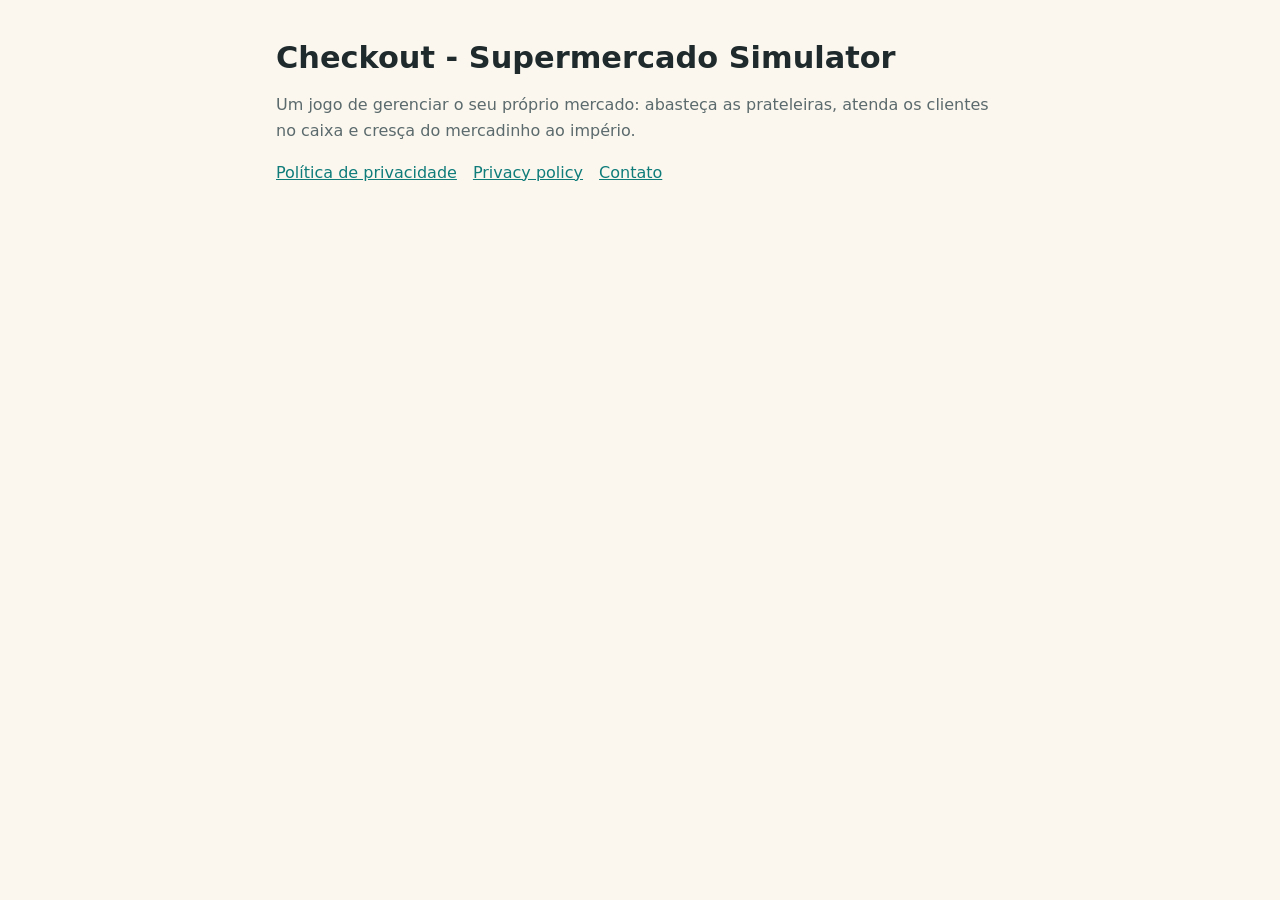
<file: index.html>
<!doctype html><html lang="pt-BR"><head><meta charset="utf-8"><meta name="viewport" content="width=device-width,initial-scale=1">
<title>Checkout - Supermercado Simulator</title><link rel="stylesheet" href="style.css"></head><body><main>
<h1>Checkout - Supermercado Simulator</h1>
<p class="muted">Um jogo de gerenciar o seu próprio mercado: abasteça as prateleiras, atenda os clientes no caixa e cresça do mercadinho ao império.</p>
<nav><a href="privacy.html">Política de privacidade</a><a href="privacy.html#en">Privacy policy</a><a href="mailto:lucaslfurini@gmail.com">Contato</a></nav>
</main></body></html>
</file>
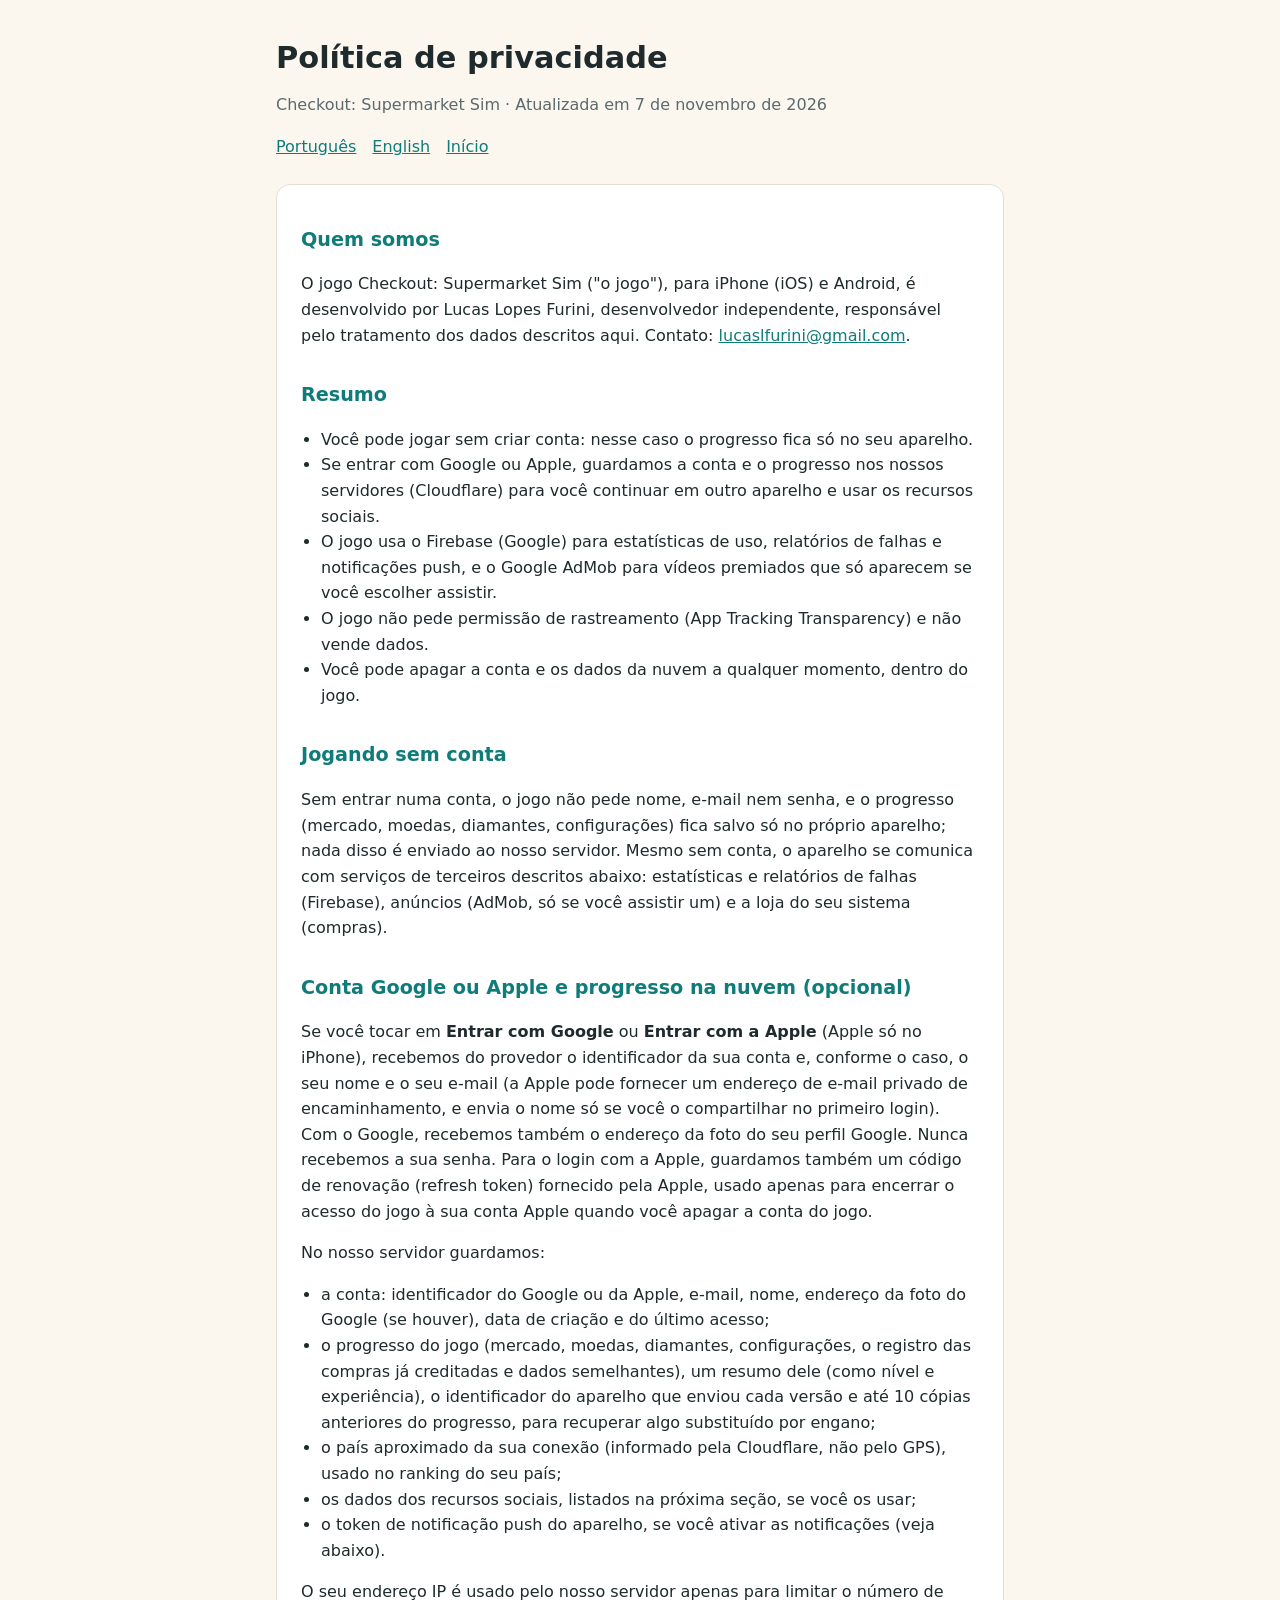
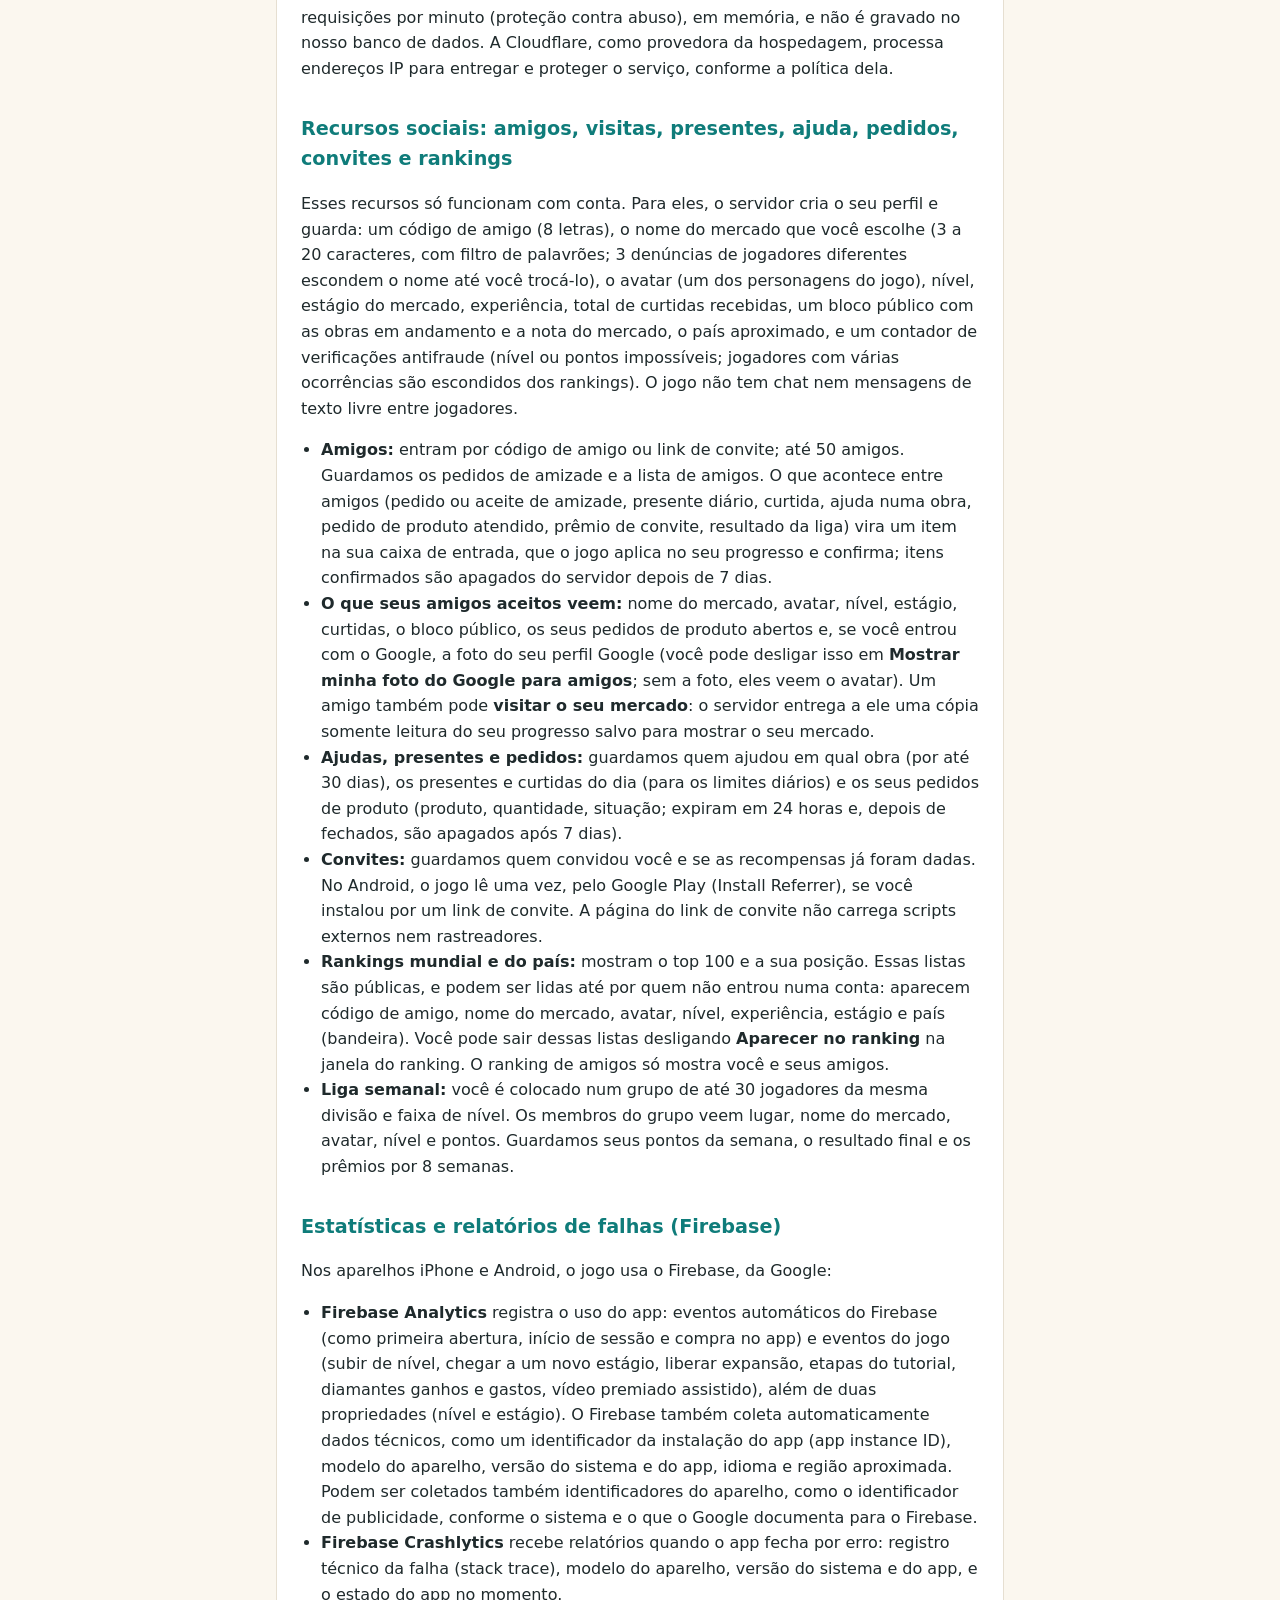
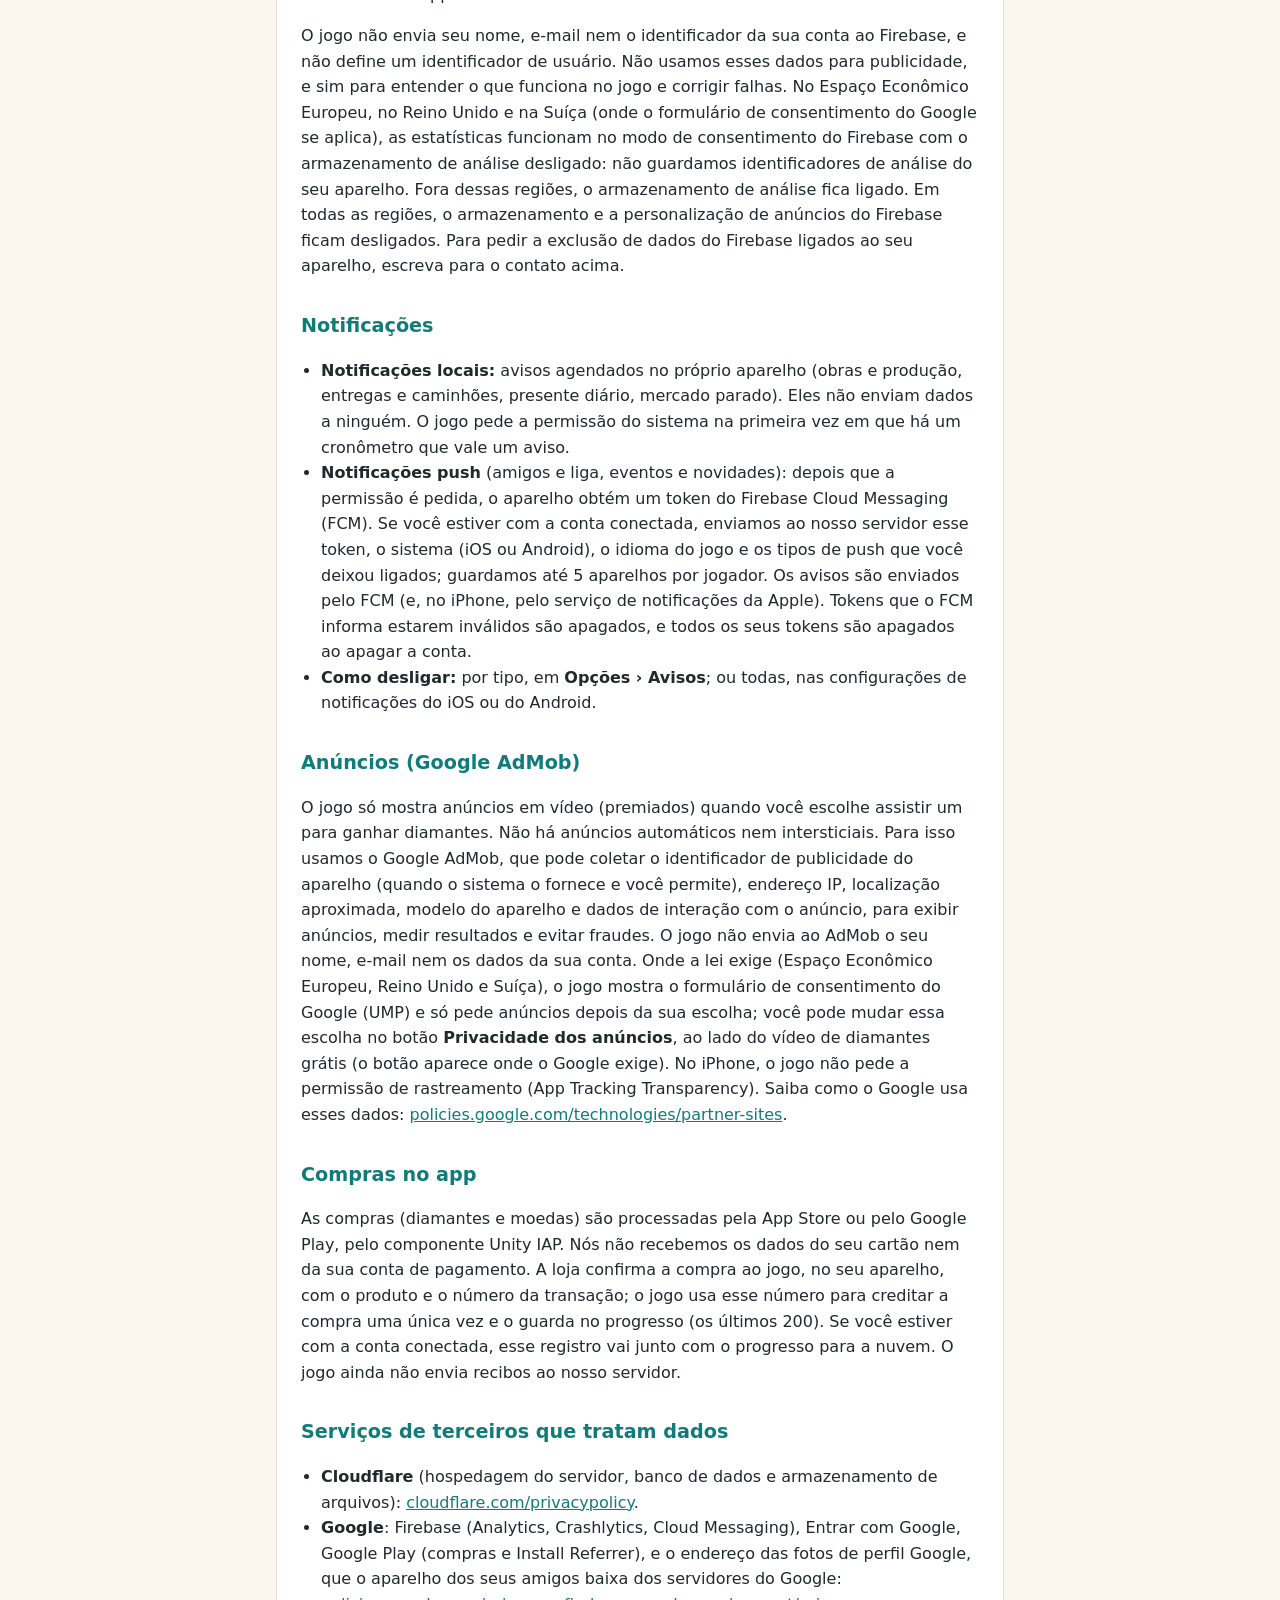
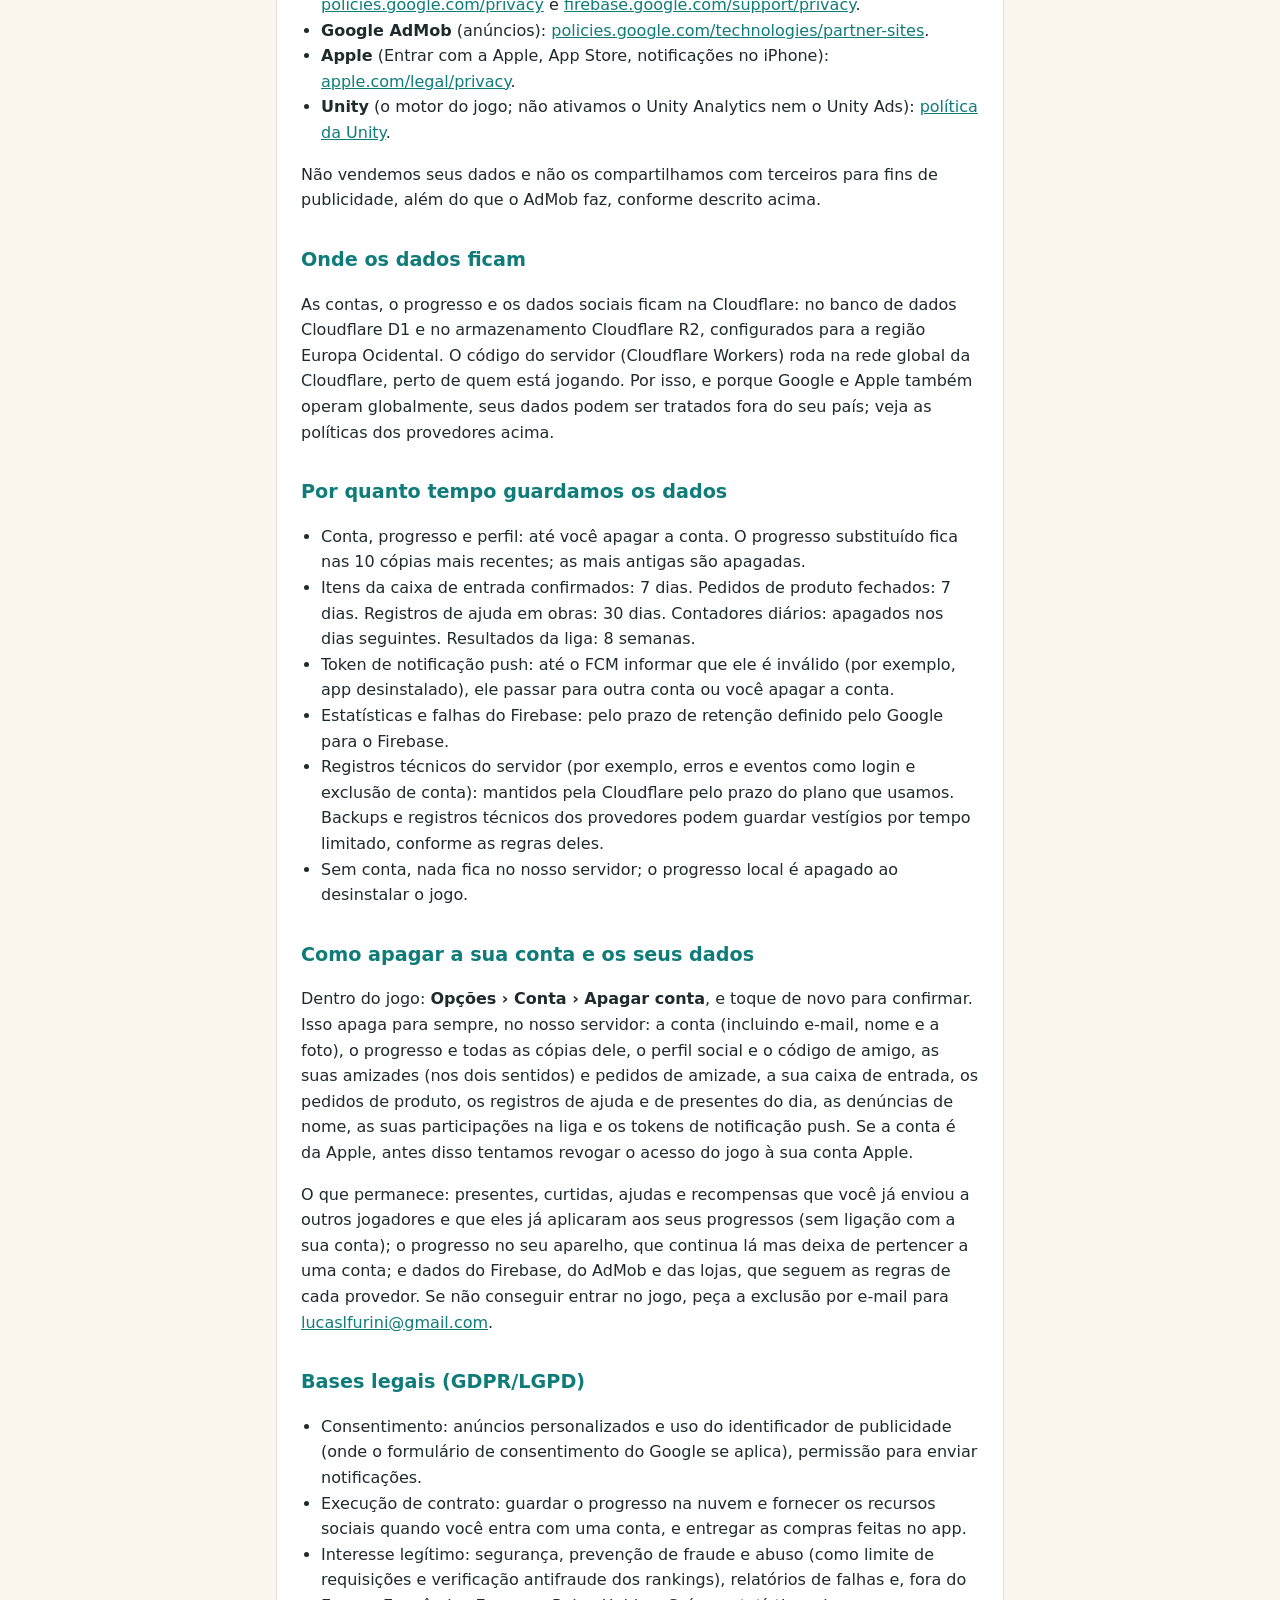
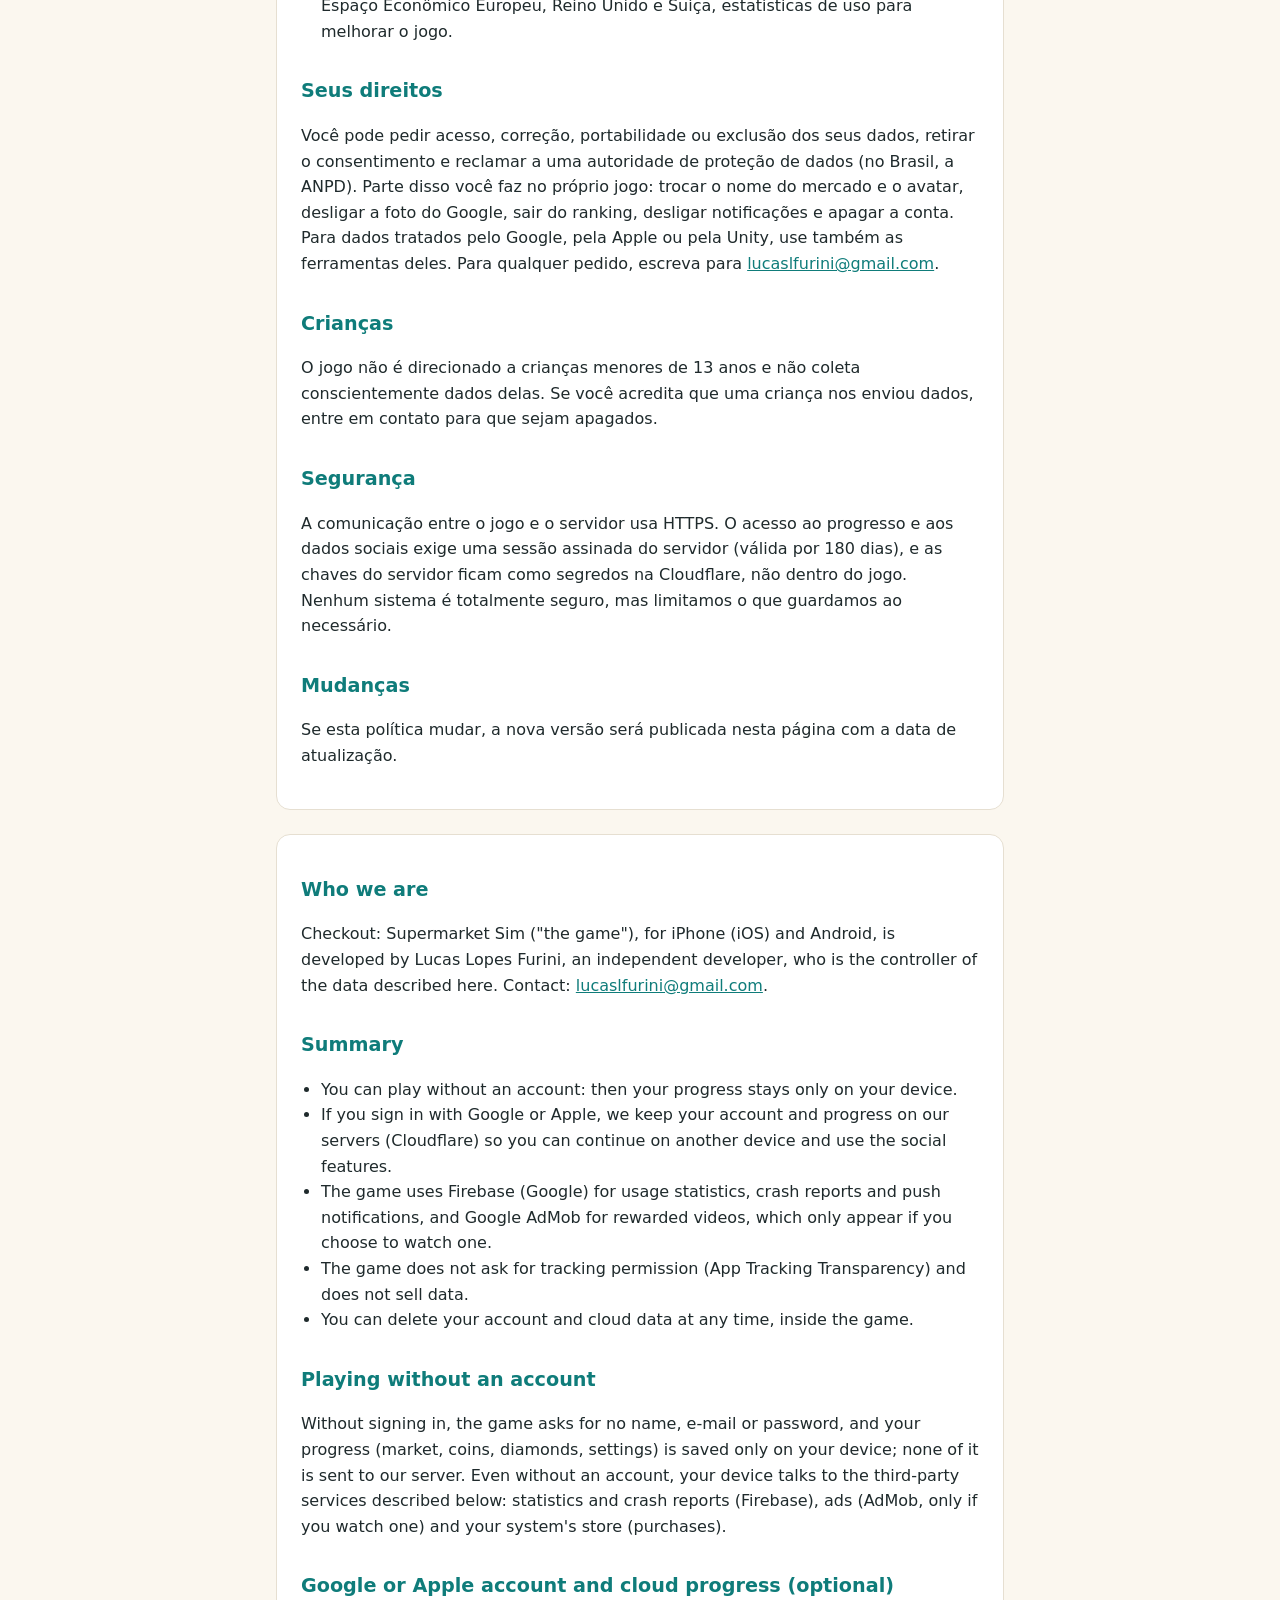
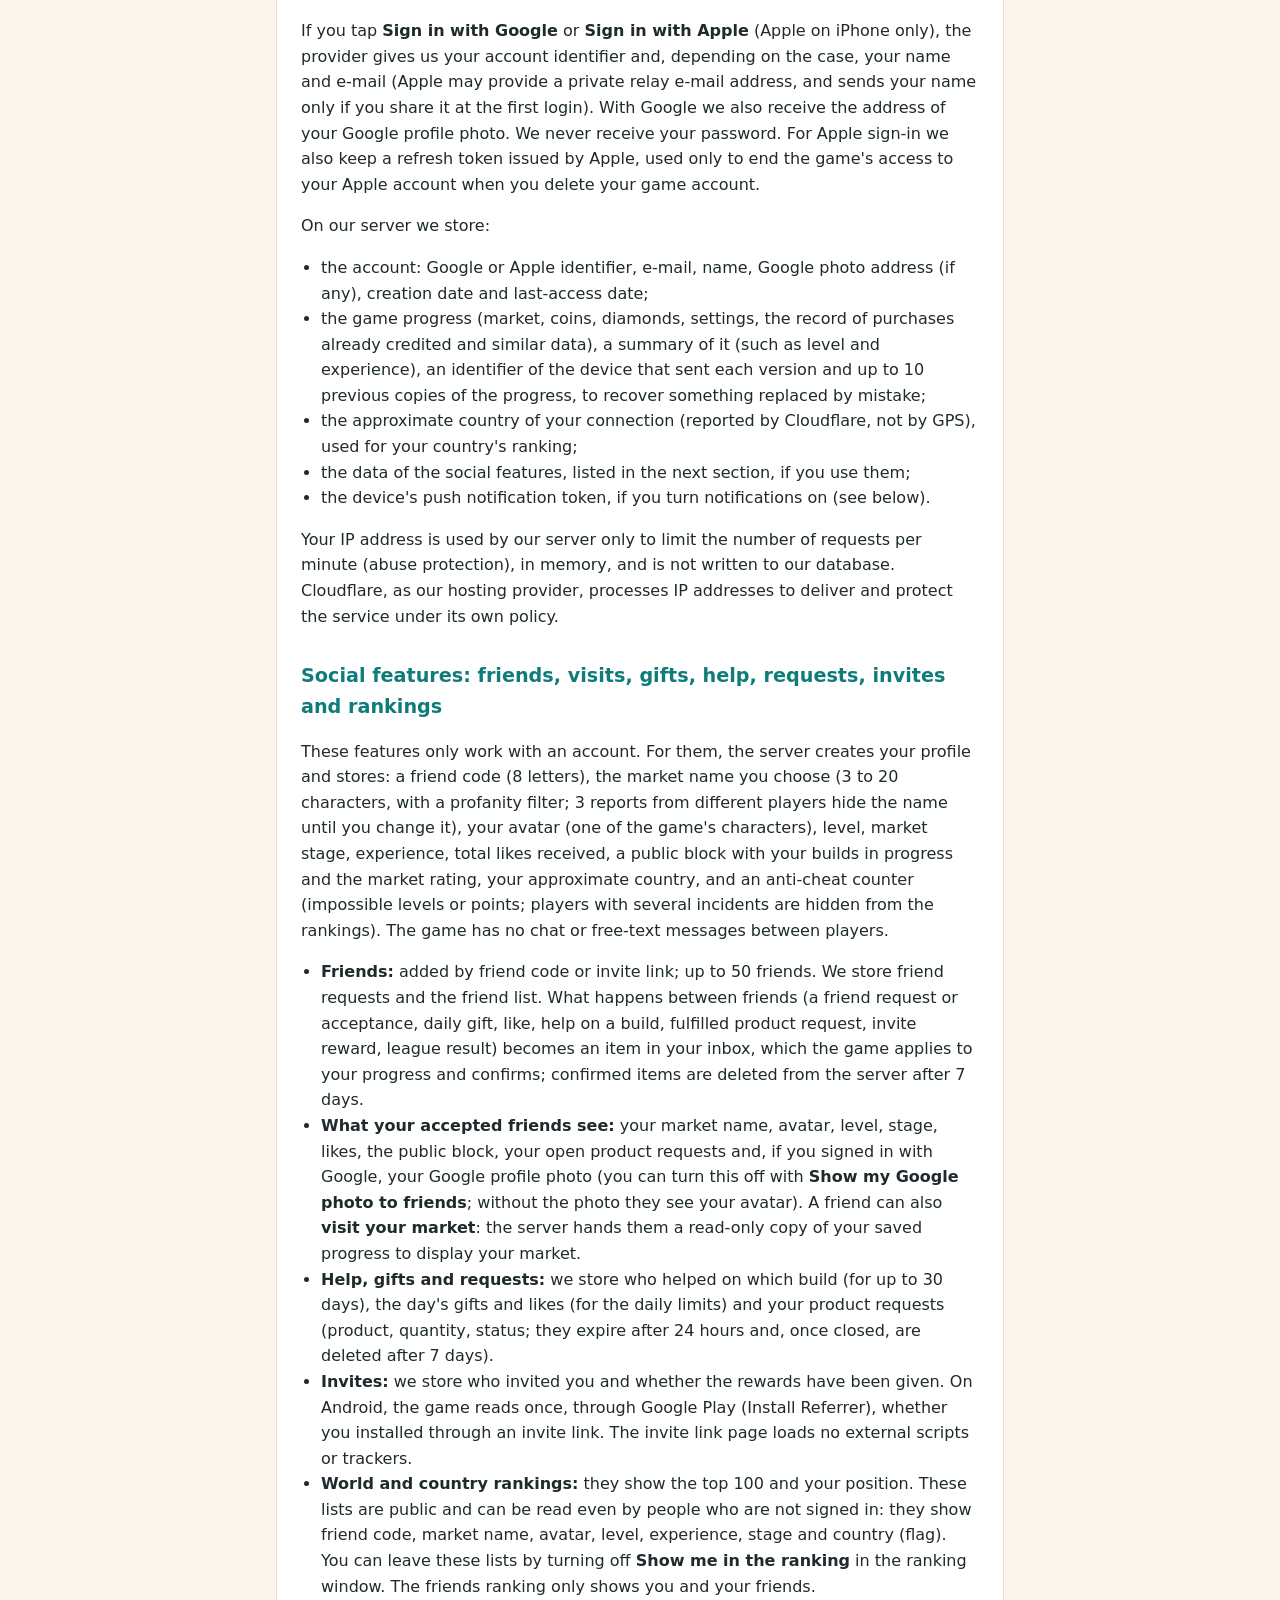
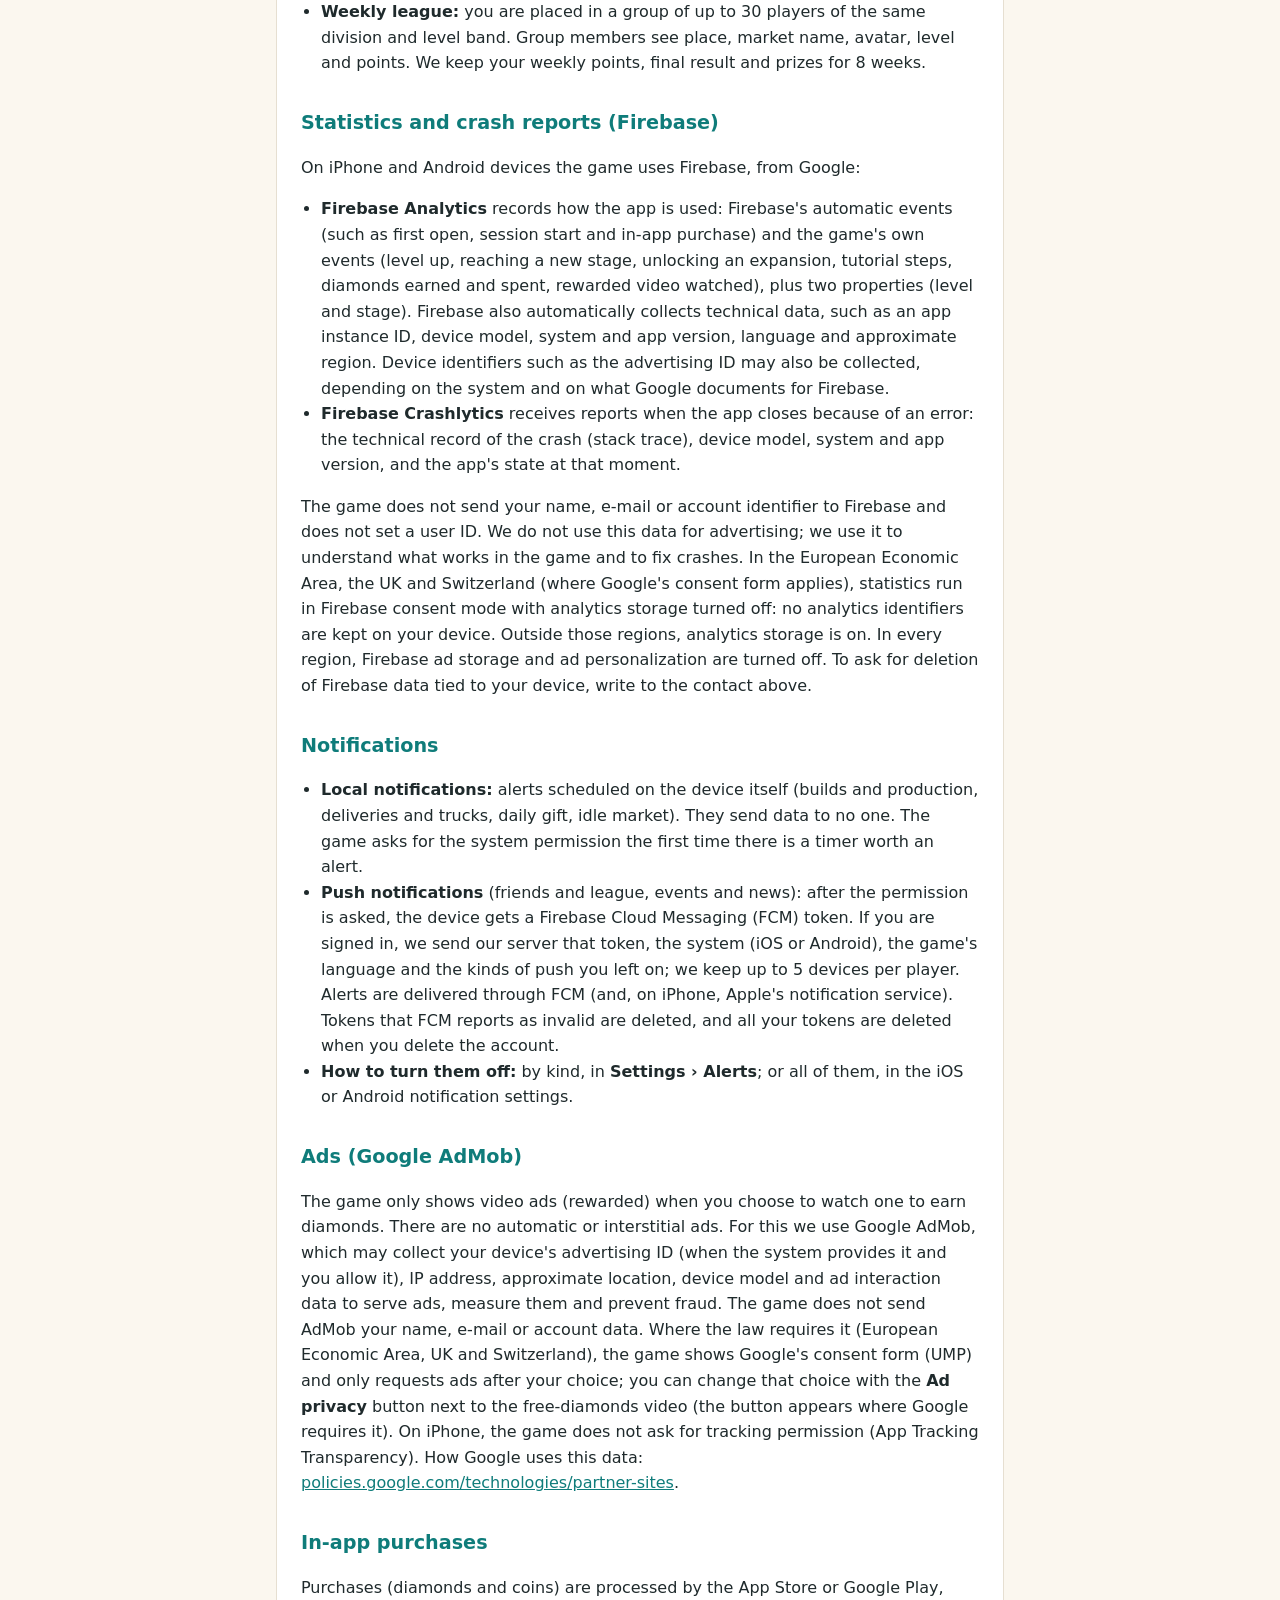
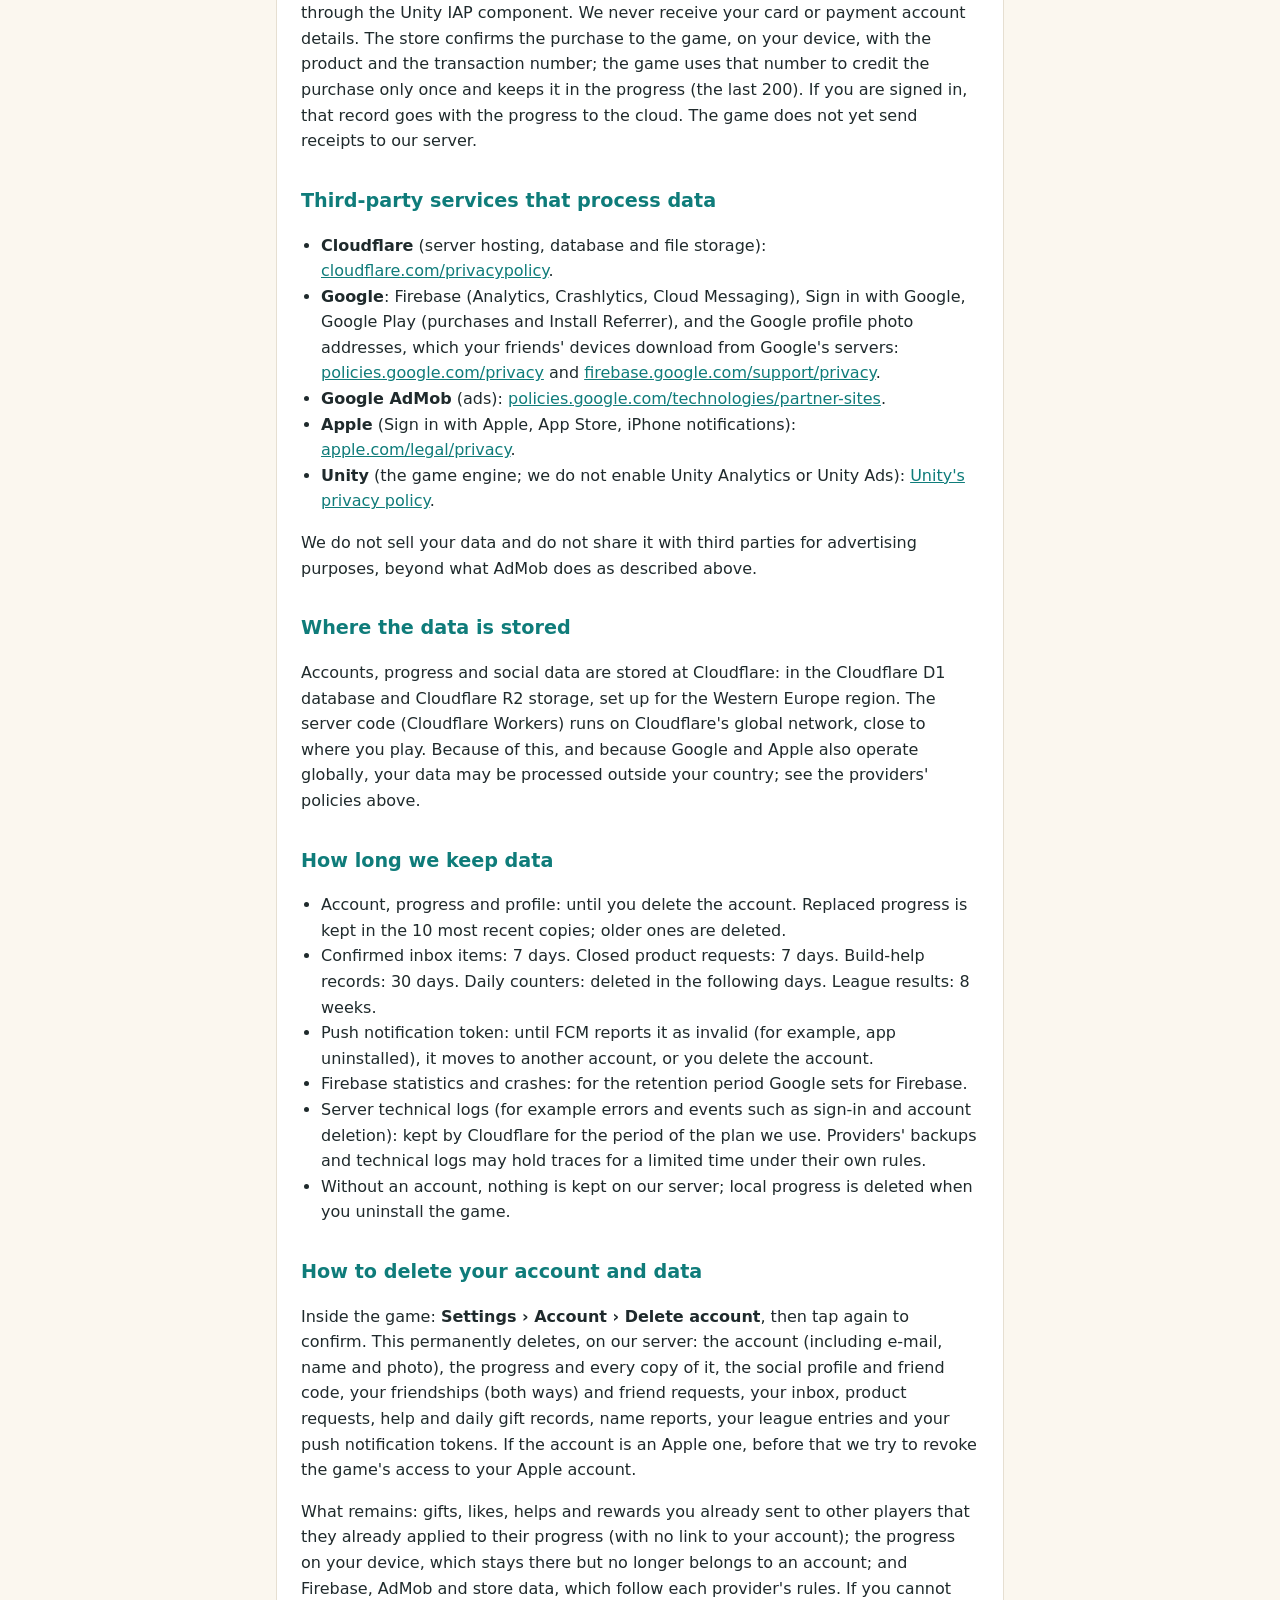
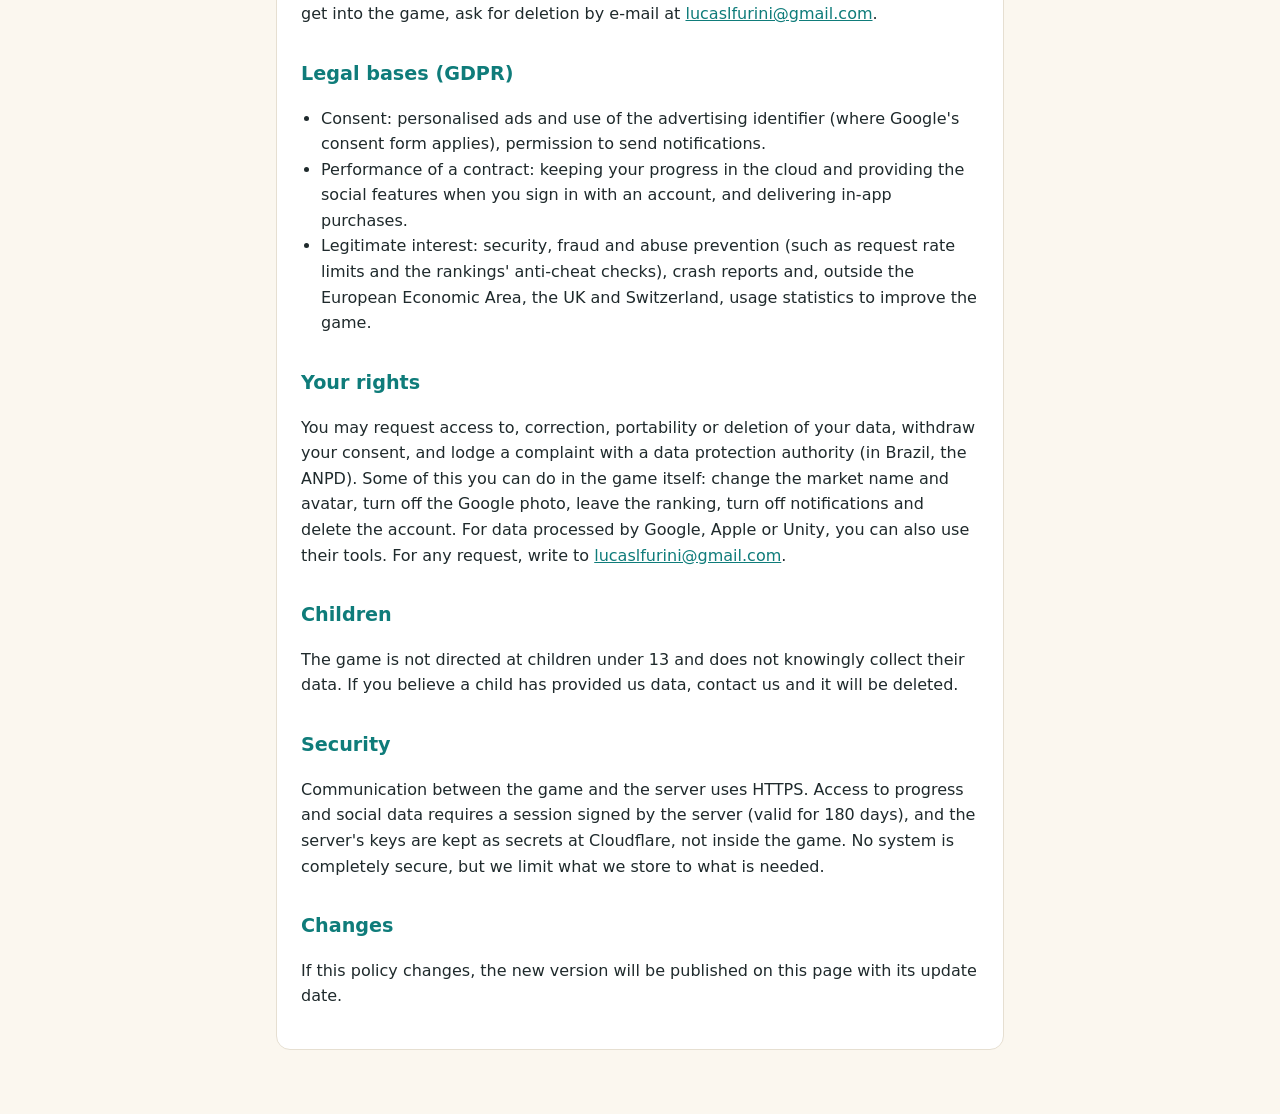
<file: privacy.html>
<!doctype html><html lang="pt-BR"><head><meta charset="utf-8"><meta name="viewport" content="width=device-width,initial-scale=1">
<title>Política de privacidade</title><link rel="stylesheet" href="style.css"></head><body><main>
<h1>Política de privacidade</h1>
<p class="muted">Checkout: Supermarket Sim · Atualizada em 7 de novembro de 2026</p>
<nav><a href="#pt">Português</a><a href="#en">English</a><a href="index.html">Início</a></nav>

<section class="lang" id="pt">
<h2>Quem somos</h2>
<p>O jogo Checkout: Supermarket Sim ("o jogo"), para iPhone (iOS) e Android, é desenvolvido por Lucas Lopes Furini, desenvolvedor independente, responsável pelo tratamento dos dados descritos aqui. Contato: <a href="mailto:lucaslfurini@gmail.com">lucaslfurini@gmail.com</a>.</p>

<h2>Resumo</h2>
<ul>
<li>Você pode jogar sem criar conta: nesse caso o progresso fica só no seu aparelho.</li>
<li>Se entrar com Google ou Apple, guardamos a conta e o progresso nos nossos servidores (Cloudflare) para você continuar em outro aparelho e usar os recursos sociais.</li>
<li>O jogo usa o Firebase (Google) para estatísticas de uso, relatórios de falhas e notificações push, e o Google AdMob para vídeos premiados que só aparecem se você escolher assistir.</li>
<li>O jogo não pede permissão de rastreamento (App Tracking Transparency) e não vende dados.</li>
<li>Você pode apagar a conta e os dados da nuvem a qualquer momento, dentro do jogo.</li>
</ul>

<h2>Jogando sem conta</h2>
<p>Sem entrar numa conta, o jogo não pede nome, e-mail nem senha, e o progresso (mercado, moedas, diamantes, configurações) fica salvo só no próprio aparelho; nada disso é enviado ao nosso servidor. Mesmo sem conta, o aparelho se comunica com serviços de terceiros descritos abaixo: estatísticas e relatórios de falhas (Firebase), anúncios (AdMob, só se você assistir um) e a loja do seu sistema (compras).</p>

<h2>Conta Google ou Apple e progresso na nuvem (opcional)</h2>
<p>Se você tocar em <strong>Entrar com Google</strong> ou <strong>Entrar com a Apple</strong> (Apple só no iPhone), recebemos do provedor o identificador da sua conta e, conforme o caso, o seu nome e o seu e-mail (a Apple pode fornecer um endereço de e-mail privado de encaminhamento, e envia o nome só se você o compartilhar no primeiro login). Com o Google, recebemos também o endereço da foto do seu perfil Google. Nunca recebemos a sua senha. Para o login com a Apple, guardamos também um código de renovação (refresh token) fornecido pela Apple, usado apenas para encerrar o acesso do jogo à sua conta Apple quando você apagar a conta do jogo.</p>
<p>No nosso servidor guardamos:</p>
<ul>
<li>a conta: identificador do Google ou da Apple, e-mail, nome, endereço da foto do Google (se houver), data de criação e do último acesso;</li>
<li>o progresso do jogo (mercado, moedas, diamantes, configurações, o registro das compras já creditadas e dados semelhantes), um resumo dele (como nível e experiência), o identificador do aparelho que enviou cada versão e até 10 cópias anteriores do progresso, para recuperar algo substituído por engano;</li>
<li>o país aproximado da sua conexão (informado pela Cloudflare, não pelo GPS), usado no ranking do seu país;</li>
<li>os dados dos recursos sociais, listados na próxima seção, se você os usar;</li>
<li>o token de notificação push do aparelho, se você ativar as notificações (veja abaixo).</li>
</ul>
<p>O seu endereço IP é usado pelo nosso servidor apenas para limitar o número de requisições por minuto (proteção contra abuso), em memória, e não é gravado no nosso banco de dados. A Cloudflare, como provedora da hospedagem, processa endereços IP para entregar e proteger o serviço, conforme a política dela.</p>

<h2>Recursos sociais: amigos, visitas, presentes, ajuda, pedidos, convites e rankings</h2>
<p>Esses recursos só funcionam com conta. Para eles, o servidor cria o seu perfil e guarda: um código de amigo (8 letras), o nome do mercado que você escolhe (3 a 20 caracteres, com filtro de palavrões; 3 denúncias de jogadores diferentes escondem o nome até você trocá-lo), o avatar (um dos personagens do jogo), nível, estágio do mercado, experiência, total de curtidas recebidas, um bloco público com as obras em andamento e a nota do mercado, o país aproximado, e um contador de verificações antifraude (nível ou pontos impossíveis; jogadores com várias ocorrências são escondidos dos rankings). O jogo não tem chat nem mensagens de texto livre entre jogadores.</p>
<ul>
<li><strong>Amigos:</strong> entram por código de amigo ou link de convite; até 50 amigos. Guardamos os pedidos de amizade e a lista de amigos. O que acontece entre amigos (pedido ou aceite de amizade, presente diário, curtida, ajuda numa obra, pedido de produto atendido, prêmio de convite, resultado da liga) vira um item na sua caixa de entrada, que o jogo aplica no seu progresso e confirma; itens confirmados são apagados do servidor depois de 7 dias.</li>
<li><strong>O que seus amigos aceitos veem:</strong> nome do mercado, avatar, nível, estágio, curtidas, o bloco público, os seus pedidos de produto abertos e, se você entrou com o Google, a foto do seu perfil Google (você pode desligar isso em <strong>Mostrar minha foto do Google para amigos</strong>; sem a foto, eles veem o avatar). Um amigo também pode <strong>visitar o seu mercado</strong>: o servidor entrega a ele uma cópia somente leitura do seu progresso salvo para mostrar o seu mercado.</li>
<li><strong>Ajudas, presentes e pedidos:</strong> guardamos quem ajudou em qual obra (por até 30 dias), os presentes e curtidas do dia (para os limites diários) e os seus pedidos de produto (produto, quantidade, situação; expiram em 24 horas e, depois de fechados, são apagados após 7 dias).</li>
<li><strong>Convites:</strong> guardamos quem convidou você e se as recompensas já foram dadas. No Android, o jogo lê uma vez, pelo Google Play (Install Referrer), se você instalou por um link de convite. A página do link de convite não carrega scripts externos nem rastreadores.</li>
<li><strong>Rankings mundial e do país:</strong> mostram o top 100 e a sua posição. Essas listas são públicas, e podem ser lidas até por quem não entrou numa conta: aparecem código de amigo, nome do mercado, avatar, nível, experiência, estágio e país (bandeira). Você pode sair dessas listas desligando <strong>Aparecer no ranking</strong> na janela do ranking. O ranking de amigos só mostra você e seus amigos.</li>
<li><strong>Liga semanal:</strong> você é colocado num grupo de até 30 jogadores da mesma divisão e faixa de nível. Os membros do grupo veem lugar, nome do mercado, avatar, nível e pontos. Guardamos seus pontos da semana, o resultado final e os prêmios por 8 semanas.</li>
</ul>

<h2>Estatísticas e relatórios de falhas (Firebase)</h2>
<p>Nos aparelhos iPhone e Android, o jogo usa o Firebase, da Google:</p>
<ul>
<li><strong>Firebase Analytics</strong> registra o uso do app: eventos automáticos do Firebase (como primeira abertura, início de sessão e compra no app) e eventos do jogo (subir de nível, chegar a um novo estágio, liberar expansão, etapas do tutorial, diamantes ganhos e gastos, vídeo premiado assistido), além de duas propriedades (nível e estágio). O Firebase também coleta automaticamente dados técnicos, como um identificador da instalação do app (app instance ID), modelo do aparelho, versão do sistema e do app, idioma e região aproximada. Podem ser coletados também identificadores do aparelho, como o identificador de publicidade, conforme o sistema e o que o Google documenta para o Firebase.</li>
<li><strong>Firebase Crashlytics</strong> recebe relatórios quando o app fecha por erro: registro técnico da falha (stack trace), modelo do aparelho, versão do sistema e do app, e o estado do app no momento.</li>
</ul>
<p>O jogo não envia seu nome, e-mail nem o identificador da sua conta ao Firebase, e não define um identificador de usuário. Não usamos esses dados para publicidade, e sim para entender o que funciona no jogo e corrigir falhas. No Espaço Econômico Europeu, no Reino Unido e na Suíça (onde o formulário de consentimento do Google se aplica), as estatísticas funcionam no modo de consentimento do Firebase com o armazenamento de análise desligado: não guardamos identificadores de análise do seu aparelho. Fora dessas regiões, o armazenamento de análise fica ligado. Em todas as regiões, o armazenamento e a personalização de anúncios do Firebase ficam desligados. Para pedir a exclusão de dados do Firebase ligados ao seu aparelho, escreva para o contato acima.</p>

<h2>Notificações</h2>
<ul>
<li><strong>Notificações locais:</strong> avisos agendados no próprio aparelho (obras e produção, entregas e caminhões, presente diário, mercado parado). Eles não enviam dados a ninguém. O jogo pede a permissão do sistema na primeira vez em que há um cronômetro que vale um aviso.</li>
<li><strong>Notificações push</strong> (amigos e liga, eventos e novidades): depois que a permissão é pedida, o aparelho obtém um token do Firebase Cloud Messaging (FCM). Se você estiver com a conta conectada, enviamos ao nosso servidor esse token, o sistema (iOS ou Android), o idioma do jogo e os tipos de push que você deixou ligados; guardamos até 5 aparelhos por jogador. Os avisos são enviados pelo FCM (e, no iPhone, pelo serviço de notificações da Apple). Tokens que o FCM informa estarem inválidos são apagados, e todos os seus tokens são apagados ao apagar a conta.</li>
<li><strong>Como desligar:</strong> por tipo, em <strong>Opções › Avisos</strong>; ou todas, nas configurações de notificações do iOS ou do Android.</li>
</ul>

<h2>Anúncios (Google AdMob)</h2>
<p>O jogo só mostra anúncios em vídeo (premiados) quando você escolhe assistir um para ganhar diamantes. Não há anúncios automáticos nem intersticiais. Para isso usamos o Google AdMob, que pode coletar o identificador de publicidade do aparelho (quando o sistema o fornece e você permite), endereço IP, localização aproximada, modelo do aparelho e dados de interação com o anúncio, para exibir anúncios, medir resultados e evitar fraudes. O jogo não envia ao AdMob o seu nome, e-mail nem os dados da sua conta. Onde a lei exige (Espaço Econômico Europeu, Reino Unido e Suíça), o jogo mostra o formulário de consentimento do Google (UMP) e só pede anúncios depois da sua escolha; você pode mudar essa escolha no botão <strong>Privacidade dos anúncios</strong>, ao lado do vídeo de diamantes grátis (o botão aparece onde o Google exige). No iPhone, o jogo não pede a permissão de rastreamento (App Tracking Transparency). Saiba como o Google usa esses dados: <a href="https://policies.google.com/technologies/partner-sites">policies.google.com/technologies/partner-sites</a>.</p>

<h2>Compras no app</h2>
<p>As compras (diamantes e moedas) são processadas pela App Store ou pelo Google Play, pelo componente Unity IAP. Nós não recebemos os dados do seu cartão nem da sua conta de pagamento. A loja confirma a compra ao jogo, no seu aparelho, com o produto e o número da transação; o jogo usa esse número para creditar a compra uma única vez e o guarda no progresso (os últimos 200). Se você estiver com a conta conectada, esse registro vai junto com o progresso para a nuvem. O jogo ainda não envia recibos ao nosso servidor.</p>

<h2>Serviços de terceiros que tratam dados</h2>
<ul>
<li><strong>Cloudflare</strong> (hospedagem do servidor, banco de dados e armazenamento de arquivos): <a href="https://www.cloudflare.com/privacypolicy/">cloudflare.com/privacypolicy</a>.</li>
<li><strong>Google</strong>: Firebase (Analytics, Crashlytics, Cloud Messaging), Entrar com Google, Google Play (compras e Install Referrer), e o endereço das fotos de perfil Google, que o aparelho dos seus amigos baixa dos servidores do Google: <a href="https://policies.google.com/privacy">policies.google.com/privacy</a> e <a href="https://firebase.google.com/support/privacy">firebase.google.com/support/privacy</a>.</li>
<li><strong>Google AdMob</strong> (anúncios): <a href="https://policies.google.com/technologies/partner-sites">policies.google.com/technologies/partner-sites</a>.</li>
<li><strong>Apple</strong> (Entrar com a Apple, App Store, notificações no iPhone): <a href="https://www.apple.com/legal/privacy/">apple.com/legal/privacy</a>.</li>
<li><strong>Unity</strong> (o motor do jogo; não ativamos o Unity Analytics nem o Unity Ads): <a href="https://unity.com/legal/game-player-and-app-user-privacy-policy">política da Unity</a>.</li>
</ul>
<p>Não vendemos seus dados e não os compartilhamos com terceiros para fins de publicidade, além do que o AdMob faz, conforme descrito acima.</p>

<h2>Onde os dados ficam</h2>
<p>As contas, o progresso e os dados sociais ficam na Cloudflare: no banco de dados Cloudflare D1 e no armazenamento Cloudflare R2, configurados para a região Europa Ocidental. O código do servidor (Cloudflare Workers) roda na rede global da Cloudflare, perto de quem está jogando. Por isso, e porque Google e Apple também operam globalmente, seus dados podem ser tratados fora do seu país; veja as políticas dos provedores acima.</p>

<h2>Por quanto tempo guardamos os dados</h2>
<ul>
<li>Conta, progresso e perfil: até você apagar a conta. O progresso substituído fica nas 10 cópias mais recentes; as mais antigas são apagadas.</li>
<li>Itens da caixa de entrada confirmados: 7 dias. Pedidos de produto fechados: 7 dias. Registros de ajuda em obras: 30 dias. Contadores diários: apagados nos dias seguintes. Resultados da liga: 8 semanas.</li>
<li>Token de notificação push: até o FCM informar que ele é inválido (por exemplo, app desinstalado), ele passar para outra conta ou você apagar a conta.</li>
<li>Estatísticas e falhas do Firebase: pelo prazo de retenção definido pelo Google para o Firebase.</li>
<li>Registros técnicos do servidor (por exemplo, erros e eventos como login e exclusão de conta): mantidos pela Cloudflare pelo prazo do plano que usamos. Backups e registros técnicos dos provedores podem guardar vestígios por tempo limitado, conforme as regras deles.</li>
<li>Sem conta, nada fica no nosso servidor; o progresso local é apagado ao desinstalar o jogo.</li>
</ul>

<h2 id="apagar-conta">Como apagar a sua conta e os seus dados</h2>
<p>Dentro do jogo: <strong>Opções › Conta › Apagar conta</strong>, e toque de novo para confirmar. Isso apaga para sempre, no nosso servidor: a conta (incluindo e-mail, nome e a foto), o progresso e todas as cópias dele, o perfil social e o código de amigo, as suas amizades (nos dois sentidos) e pedidos de amizade, a sua caixa de entrada, os pedidos de produto, os registros de ajuda e de presentes do dia, as denúncias de nome, as suas participações na liga e os tokens de notificação push. Se a conta é da Apple, antes disso tentamos revogar o acesso do jogo à sua conta Apple.</p>
<p>O que permanece: presentes, curtidas, ajudas e recompensas que você já enviou a outros jogadores e que eles já aplicaram aos seus progressos (sem ligação com a sua conta); o progresso no seu aparelho, que continua lá mas deixa de pertencer a uma conta; e dados do Firebase, do AdMob e das lojas, que seguem as regras de cada provedor. Se não conseguir entrar no jogo, peça a exclusão por e-mail para <a href="mailto:lucaslfurini@gmail.com">lucaslfurini@gmail.com</a>.</p>

<h2>Bases legais (GDPR/LGPD)</h2>
<ul><li>Consentimento: anúncios personalizados e uso do identificador de publicidade (onde o formulário de consentimento do Google se aplica), permissão para enviar notificações.</li><li>Execução de contrato: guardar o progresso na nuvem e fornecer os recursos sociais quando você entra com uma conta, e entregar as compras feitas no app.</li><li>Interesse legítimo: segurança, prevenção de fraude e abuso (como limite de requisições e verificação antifraude dos rankings), relatórios de falhas e, fora do Espaço Econômico Europeu, Reino Unido e Suíça, estatísticas de uso para melhorar o jogo.</li></ul>

<h2>Seus direitos</h2>
<p>Você pode pedir acesso, correção, portabilidade ou exclusão dos seus dados, retirar o consentimento e reclamar a uma autoridade de proteção de dados (no Brasil, a ANPD). Parte disso você faz no próprio jogo: trocar o nome do mercado e o avatar, desligar a foto do Google, sair do ranking, desligar notificações e apagar a conta. Para dados tratados pelo Google, pela Apple ou pela Unity, use também as ferramentas deles. Para qualquer pedido, escreva para <a href="mailto:lucaslfurini@gmail.com">lucaslfurini@gmail.com</a>.</p>

<h2>Crianças</h2>
<p>O jogo não é direcionado a crianças menores de 13 anos e não coleta conscientemente dados delas. Se você acredita que uma criança nos enviou dados, entre em contato para que sejam apagados.</p>

<h2>Segurança</h2>
<p>A comunicação entre o jogo e o servidor usa HTTPS. O acesso ao progresso e aos dados sociais exige uma sessão assinada do servidor (válida por 180 dias), e as chaves do servidor ficam como segredos na Cloudflare, não dentro do jogo. Nenhum sistema é totalmente seguro, mas limitamos o que guardamos ao necessário.</p>

<h2>Mudanças</h2>
<p>Se esta política mudar, a nova versão será publicada nesta página com a data de atualização.</p>
</section>

<section class="lang" id="en" lang="en">
<h2>Who we are</h2>
<p>Checkout: Supermarket Sim ("the game"), for iPhone (iOS) and Android, is developed by Lucas Lopes Furini, an independent developer, who is the controller of the data described here. Contact: <a href="mailto:lucaslfurini@gmail.com">lucaslfurini@gmail.com</a>.</p>

<h2>Summary</h2>
<ul>
<li>You can play without an account: then your progress stays only on your device.</li>
<li>If you sign in with Google or Apple, we keep your account and progress on our servers (Cloudflare) so you can continue on another device and use the social features.</li>
<li>The game uses Firebase (Google) for usage statistics, crash reports and push notifications, and Google AdMob for rewarded videos, which only appear if you choose to watch one.</li>
<li>The game does not ask for tracking permission (App Tracking Transparency) and does not sell data.</li>
<li>You can delete your account and cloud data at any time, inside the game.</li>
</ul>

<h2>Playing without an account</h2>
<p>Without signing in, the game asks for no name, e-mail or password, and your progress (market, coins, diamonds, settings) is saved only on your device; none of it is sent to our server. Even without an account, your device talks to the third-party services described below: statistics and crash reports (Firebase), ads (AdMob, only if you watch one) and your system's store (purchases).</p>

<h2>Google or Apple account and cloud progress (optional)</h2>
<p>If you tap <strong>Sign in with Google</strong> or <strong>Sign in with Apple</strong> (Apple on iPhone only), the provider gives us your account identifier and, depending on the case, your name and e-mail (Apple may provide a private relay e-mail address, and sends your name only if you share it at the first login). With Google we also receive the address of your Google profile photo. We never receive your password. For Apple sign-in we also keep a refresh token issued by Apple, used only to end the game's access to your Apple account when you delete your game account.</p>
<p>On our server we store:</p>
<ul>
<li>the account: Google or Apple identifier, e-mail, name, Google photo address (if any), creation date and last-access date;</li>
<li>the game progress (market, coins, diamonds, settings, the record of purchases already credited and similar data), a summary of it (such as level and experience), an identifier of the device that sent each version and up to 10 previous copies of the progress, to recover something replaced by mistake;</li>
<li>the approximate country of your connection (reported by Cloudflare, not by GPS), used for your country's ranking;</li>
<li>the data of the social features, listed in the next section, if you use them;</li>
<li>the device's push notification token, if you turn notifications on (see below).</li>
</ul>
<p>Your IP address is used by our server only to limit the number of requests per minute (abuse protection), in memory, and is not written to our database. Cloudflare, as our hosting provider, processes IP addresses to deliver and protect the service under its own policy.</p>

<h2>Social features: friends, visits, gifts, help, requests, invites and rankings</h2>
<p>These features only work with an account. For them, the server creates your profile and stores: a friend code (8 letters), the market name you choose (3 to 20 characters, with a profanity filter; 3 reports from different players hide the name until you change it), your avatar (one of the game's characters), level, market stage, experience, total likes received, a public block with your builds in progress and the market rating, your approximate country, and an anti-cheat counter (impossible levels or points; players with several incidents are hidden from the rankings). The game has no chat or free-text messages between players.</p>
<ul>
<li><strong>Friends:</strong> added by friend code or invite link; up to 50 friends. We store friend requests and the friend list. What happens between friends (a friend request or acceptance, daily gift, like, help on a build, fulfilled product request, invite reward, league result) becomes an item in your inbox, which the game applies to your progress and confirms; confirmed items are deleted from the server after 7 days.</li>
<li><strong>What your accepted friends see:</strong> your market name, avatar, level, stage, likes, the public block, your open product requests and, if you signed in with Google, your Google profile photo (you can turn this off with <strong>Show my Google photo to friends</strong>; without the photo they see your avatar). A friend can also <strong>visit your market</strong>: the server hands them a read-only copy of your saved progress to display your market.</li>
<li><strong>Help, gifts and requests:</strong> we store who helped on which build (for up to 30 days), the day's gifts and likes (for the daily limits) and your product requests (product, quantity, status; they expire after 24 hours and, once closed, are deleted after 7 days).</li>
<li><strong>Invites:</strong> we store who invited you and whether the rewards have been given. On Android, the game reads once, through Google Play (Install Referrer), whether you installed through an invite link. The invite link page loads no external scripts or trackers.</li>
<li><strong>World and country rankings:</strong> they show the top 100 and your position. These lists are public and can be read even by people who are not signed in: they show friend code, market name, avatar, level, experience, stage and country (flag). You can leave these lists by turning off <strong>Show me in the ranking</strong> in the ranking window. The friends ranking only shows you and your friends.</li>
<li><strong>Weekly league:</strong> you are placed in a group of up to 30 players of the same division and level band. Group members see place, market name, avatar, level and points. We keep your weekly points, final result and prizes for 8 weeks.</li>
</ul>

<h2>Statistics and crash reports (Firebase)</h2>
<p>On iPhone and Android devices the game uses Firebase, from Google:</p>
<ul>
<li><strong>Firebase Analytics</strong> records how the app is used: Firebase's automatic events (such as first open, session start and in-app purchase) and the game's own events (level up, reaching a new stage, unlocking an expansion, tutorial steps, diamonds earned and spent, rewarded video watched), plus two properties (level and stage). Firebase also automatically collects technical data, such as an app instance ID, device model, system and app version, language and approximate region. Device identifiers such as the advertising ID may also be collected, depending on the system and on what Google documents for Firebase.</li>
<li><strong>Firebase Crashlytics</strong> receives reports when the app closes because of an error: the technical record of the crash (stack trace), device model, system and app version, and the app's state at that moment.</li>
</ul>
<p>The game does not send your name, e-mail or account identifier to Firebase and does not set a user ID. We do not use this data for advertising; we use it to understand what works in the game and to fix crashes. In the European Economic Area, the UK and Switzerland (where Google's consent form applies), statistics run in Firebase consent mode with analytics storage turned off: no analytics identifiers are kept on your device. Outside those regions, analytics storage is on. In every region, Firebase ad storage and ad personalization are turned off. To ask for deletion of Firebase data tied to your device, write to the contact above.</p>

<h2>Notifications</h2>
<ul>
<li><strong>Local notifications:</strong> alerts scheduled on the device itself (builds and production, deliveries and trucks, daily gift, idle market). They send data to no one. The game asks for the system permission the first time there is a timer worth an alert.</li>
<li><strong>Push notifications</strong> (friends and league, events and news): after the permission is asked, the device gets a Firebase Cloud Messaging (FCM) token. If you are signed in, we send our server that token, the system (iOS or Android), the game's language and the kinds of push you left on; we keep up to 5 devices per player. Alerts are delivered through FCM (and, on iPhone, Apple's notification service). Tokens that FCM reports as invalid are deleted, and all your tokens are deleted when you delete the account.</li>
<li><strong>How to turn them off:</strong> by kind, in <strong>Settings › Alerts</strong>; or all of them, in the iOS or Android notification settings.</li>
</ul>

<h2>Ads (Google AdMob)</h2>
<p>The game only shows video ads (rewarded) when you choose to watch one to earn diamonds. There are no automatic or interstitial ads. For this we use Google AdMob, which may collect your device's advertising ID (when the system provides it and you allow it), IP address, approximate location, device model and ad interaction data to serve ads, measure them and prevent fraud. The game does not send AdMob your name, e-mail or account data. Where the law requires it (European Economic Area, UK and Switzerland), the game shows Google's consent form (UMP) and only requests ads after your choice; you can change that choice with the <strong>Ad privacy</strong> button next to the free-diamonds video (the button appears where Google requires it). On iPhone, the game does not ask for tracking permission (App Tracking Transparency). How Google uses this data: <a href="https://policies.google.com/technologies/partner-sites">policies.google.com/technologies/partner-sites</a>.</p>

<h2>In-app purchases</h2>
<p>Purchases (diamonds and coins) are processed by the App Store or Google Play, through the Unity IAP component. We never receive your card or payment account details. The store confirms the purchase to the game, on your device, with the product and the transaction number; the game uses that number to credit the purchase only once and keeps it in the progress (the last 200). If you are signed in, that record goes with the progress to the cloud. The game does not yet send receipts to our server.</p>

<h2>Third-party services that process data</h2>
<ul>
<li><strong>Cloudflare</strong> (server hosting, database and file storage): <a href="https://www.cloudflare.com/privacypolicy/">cloudflare.com/privacypolicy</a>.</li>
<li><strong>Google</strong>: Firebase (Analytics, Crashlytics, Cloud Messaging), Sign in with Google, Google Play (purchases and Install Referrer), and the Google profile photo addresses, which your friends' devices download from Google's servers: <a href="https://policies.google.com/privacy">policies.google.com/privacy</a> and <a href="https://firebase.google.com/support/privacy">firebase.google.com/support/privacy</a>.</li>
<li><strong>Google AdMob</strong> (ads): <a href="https://policies.google.com/technologies/partner-sites">policies.google.com/technologies/partner-sites</a>.</li>
<li><strong>Apple</strong> (Sign in with Apple, App Store, iPhone notifications): <a href="https://www.apple.com/legal/privacy/">apple.com/legal/privacy</a>.</li>
<li><strong>Unity</strong> (the game engine; we do not enable Unity Analytics or Unity Ads): <a href="https://unity.com/legal/game-player-and-app-user-privacy-policy">Unity's privacy policy</a>.</li>
</ul>
<p>We do not sell your data and do not share it with third parties for advertising purposes, beyond what AdMob does as described above.</p>

<h2>Where the data is stored</h2>
<p>Accounts, progress and social data are stored at Cloudflare: in the Cloudflare D1 database and Cloudflare R2 storage, set up for the Western Europe region. The server code (Cloudflare Workers) runs on Cloudflare's global network, close to where you play. Because of this, and because Google and Apple also operate globally, your data may be processed outside your country; see the providers' policies above.</p>

<h2>How long we keep data</h2>
<ul>
<li>Account, progress and profile: until you delete the account. Replaced progress is kept in the 10 most recent copies; older ones are deleted.</li>
<li>Confirmed inbox items: 7 days. Closed product requests: 7 days. Build-help records: 30 days. Daily counters: deleted in the following days. League results: 8 weeks.</li>
<li>Push notification token: until FCM reports it as invalid (for example, app uninstalled), it moves to another account, or you delete the account.</li>
<li>Firebase statistics and crashes: for the retention period Google sets for Firebase.</li>
<li>Server technical logs (for example errors and events such as sign-in and account deletion): kept by Cloudflare for the period of the plan we use. Providers' backups and technical logs may hold traces for a limited time under their own rules.</li>
<li>Without an account, nothing is kept on our server; local progress is deleted when you uninstall the game.</li>
</ul>

<h2 id="delete-account">How to delete your account and data</h2>
<p>Inside the game: <strong>Settings › Account › Delete account</strong>, then tap again to confirm. This permanently deletes, on our server: the account (including e-mail, name and photo), the progress and every copy of it, the social profile and friend code, your friendships (both ways) and friend requests, your inbox, product requests, help and daily gift records, name reports, your league entries and your push notification tokens. If the account is an Apple one, before that we try to revoke the game's access to your Apple account.</p>
<p>What remains: gifts, likes, helps and rewards you already sent to other players that they already applied to their progress (with no link to your account); the progress on your device, which stays there but no longer belongs to an account; and Firebase, AdMob and store data, which follow each provider's rules. If you cannot get into the game, ask for deletion by e-mail at <a href="mailto:lucaslfurini@gmail.com">lucaslfurini@gmail.com</a>.</p>

<h2>Legal bases (GDPR)</h2>
<ul><li>Consent: personalised ads and use of the advertising identifier (where Google's consent form applies), permission to send notifications.</li><li>Performance of a contract: keeping your progress in the cloud and providing the social features when you sign in with an account, and delivering in-app purchases.</li><li>Legitimate interest: security, fraud and abuse prevention (such as request rate limits and the rankings' anti-cheat checks), crash reports and, outside the European Economic Area, the UK and Switzerland, usage statistics to improve the game.</li></ul>

<h2>Your rights</h2>
<p>You may request access to, correction, portability or deletion of your data, withdraw your consent, and lodge a complaint with a data protection authority (in Brazil, the ANPD). Some of this you can do in the game itself: change the market name and avatar, turn off the Google photo, leave the ranking, turn off notifications and delete the account. For data processed by Google, Apple or Unity, you can also use their tools. For any request, write to <a href="mailto:lucaslfurini@gmail.com">lucaslfurini@gmail.com</a>.</p>

<h2>Children</h2>
<p>The game is not directed at children under 13 and does not knowingly collect their data. If you believe a child has provided us data, contact us and it will be deleted.</p>

<h2>Security</h2>
<p>Communication between the game and the server uses HTTPS. Access to progress and social data requires a session signed by the server (valid for 180 days), and the server's keys are kept as secrets at Cloudflare, not inside the game. No system is completely secure, but we limit what we store to what is needed.</p>

<h2>Changes</h2>
<p>If this policy changes, the new version will be published on this page with its update date.</p>
</section>
</main></body></html>
</file>
<file: style.css>
:root{--bg:#fbf7ef;--ink:#1f2a2c;--muted:#5b6a6c;--accent:#0f7c7a;--card:#fff;--line:#e6dfd1}
@media (prefers-color-scheme:dark){:root{--bg:#141a1b;--ink:#eef2f1;--muted:#a3b1b0;--accent:#4cc3bd;--card:#1c2425;--line:#2c3738}}
*{box-sizing:border-box}body{margin:0;background:var(--bg);color:var(--ink);font:16px/1.6 system-ui,-apple-system,"Segoe UI",Roboto,sans-serif}
main{max-width:760px;margin:0 auto;padding:40px 16px 64px}h1{font-size:1.9rem;line-height:1.2;margin:0 0 4px}h2{font-size:1.2rem;margin:32px 0 8px;color:var(--accent)}
.muted{color:var(--muted)}a{color:var(--accent)}nav{display:flex;gap:16px;margin:8px 0 24px;flex-wrap:wrap}
section.lang{background:var(--card);border:1px solid var(--line);border-radius:14px;padding:8px 24px 24px;margin-top:24px}
ul{padding-left:20px}
</file>
